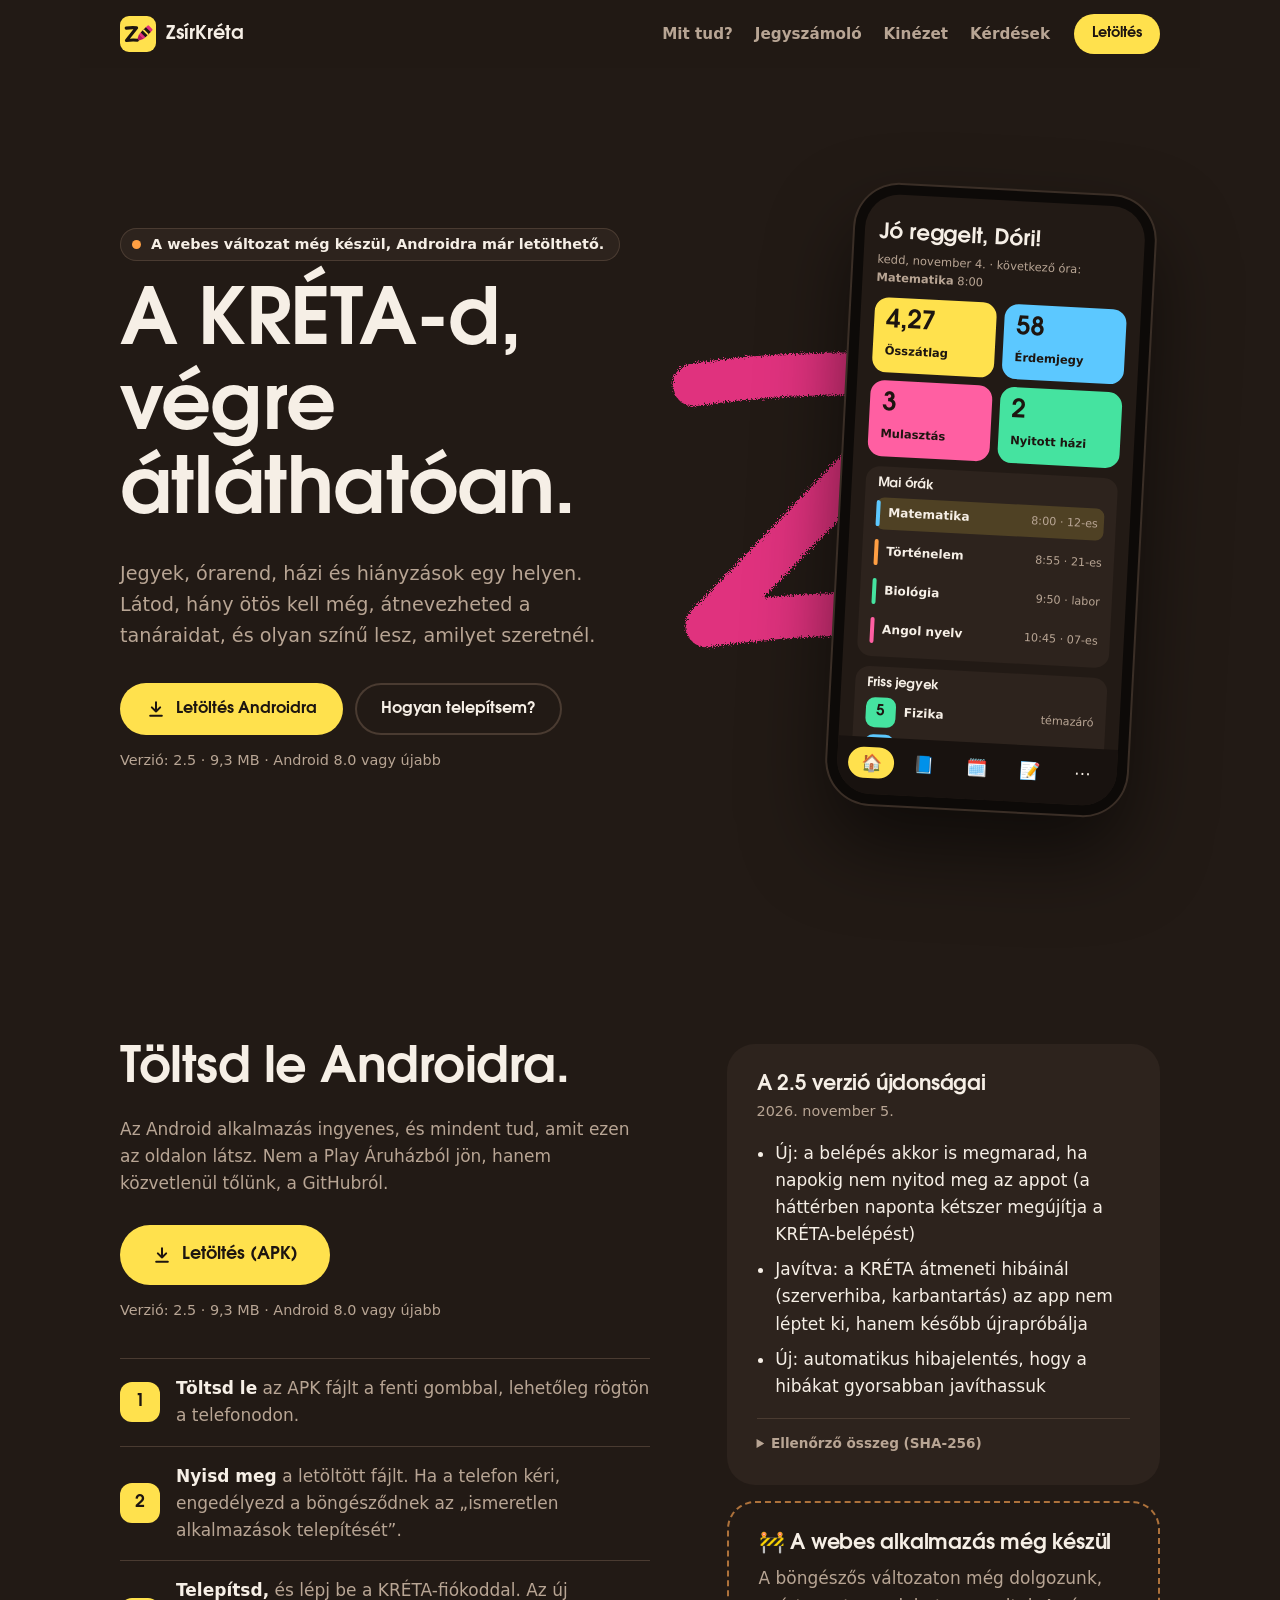
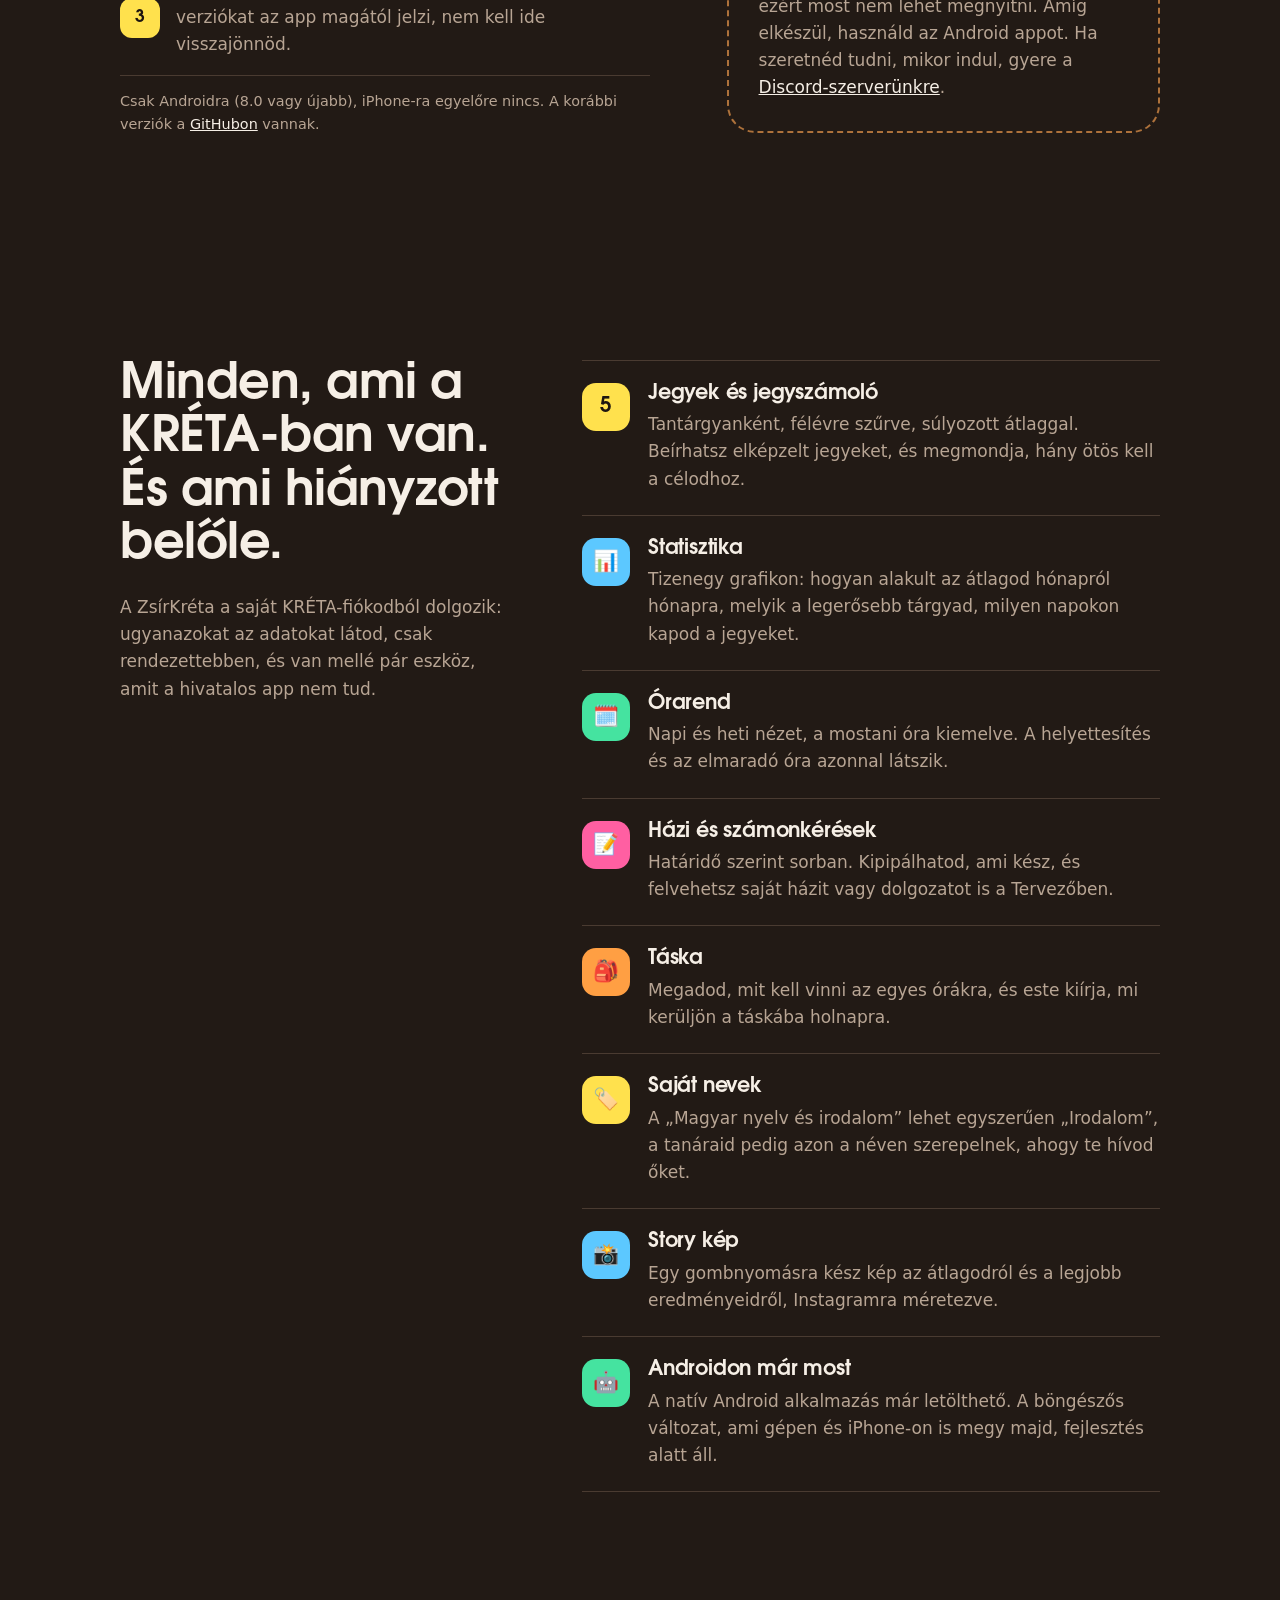
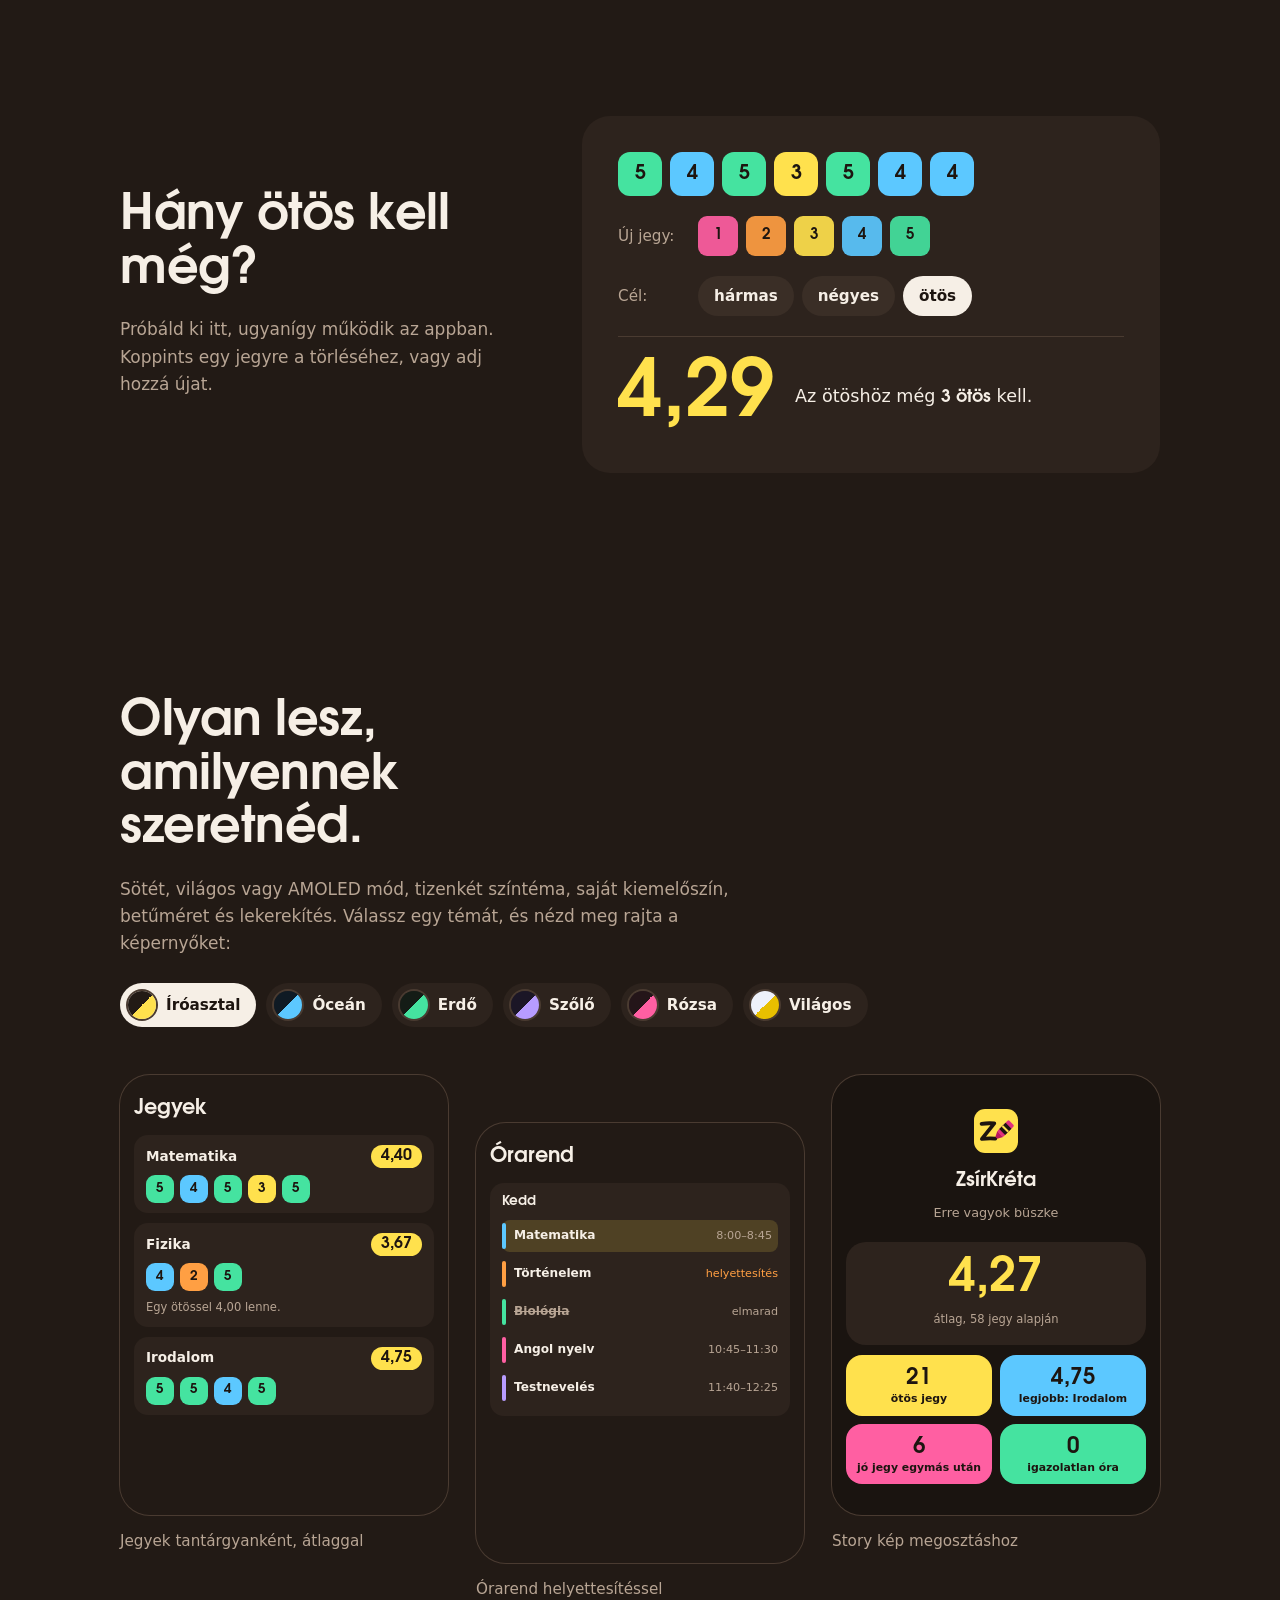
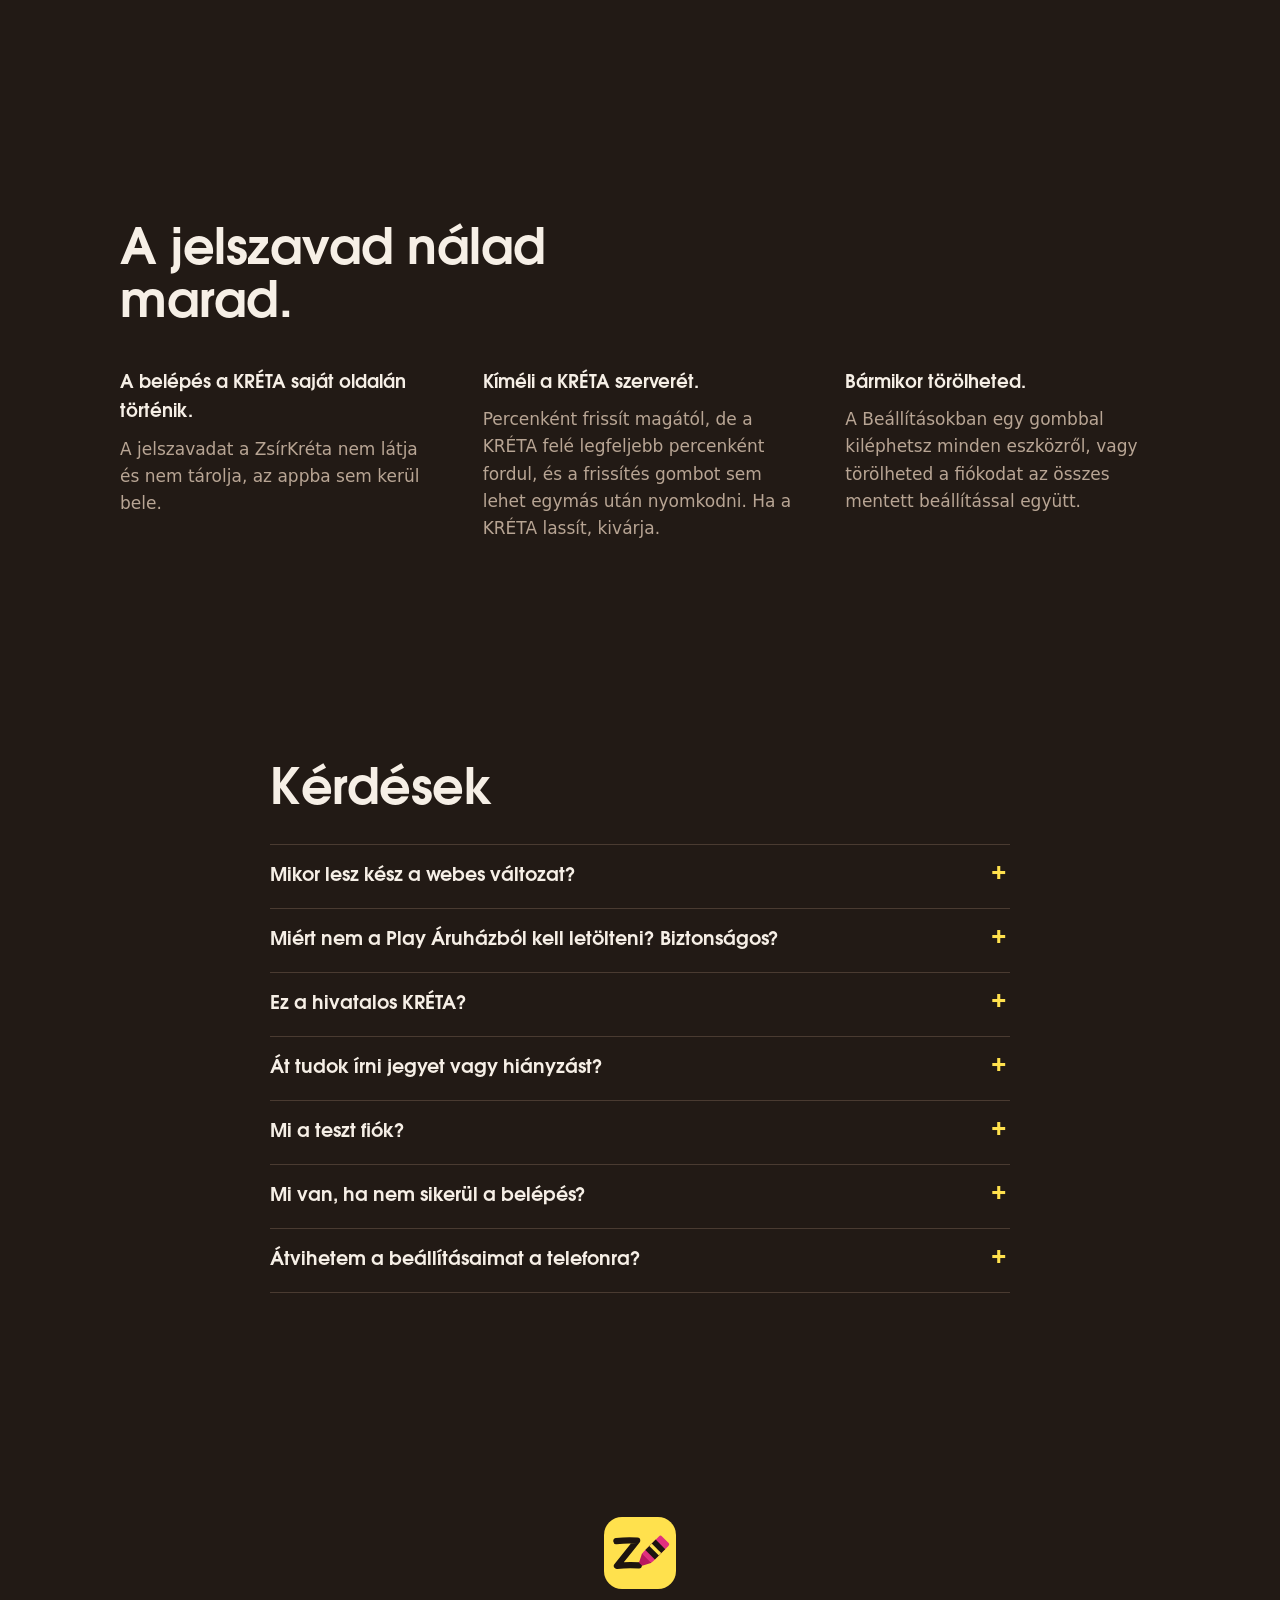
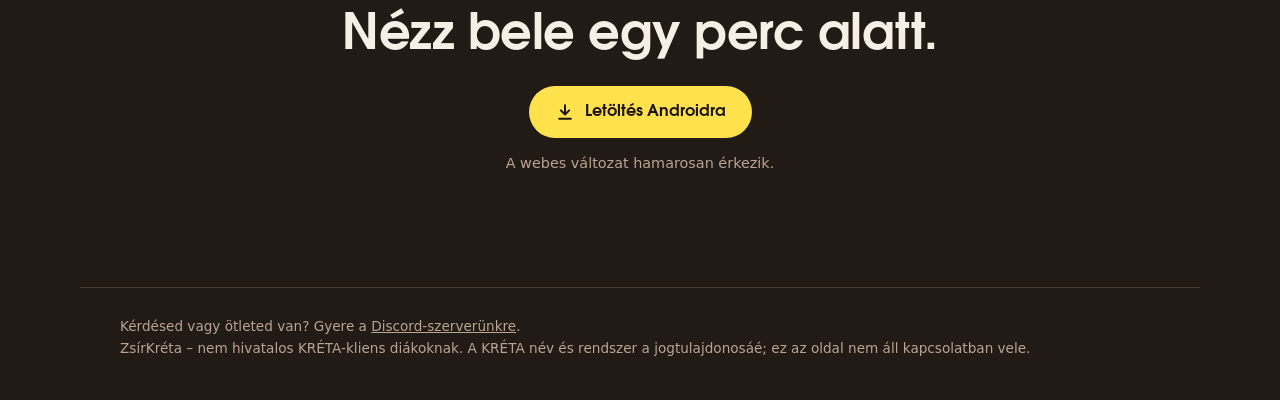
<file: landerpage/index.html>
<!doctype html>
<html lang="hu">
<head>
  <meta charset="utf-8">
  <meta name="viewport" content="width=device-width, initial-scale=1, viewport-fit=cover">
  <meta name="theme-color" content="#221a15">
  <title>ZsírKréta – a KRÉTA-d, átláthatóan</title>
  <meta name="description" content="ZsírKréta: jegyek, órarend, házi és statisztikák egy helyen, a saját neveiddel és színeiddel. Nem hivatalos KRÉTA-kliens diákoknak: töltsd le Androidra, a webes változat fejlesztés alatt áll.">
  <link rel="icon" href="img/logo.svg" type="image/svg+xml">
  <link rel="stylesheet" href="style.css">
</head>
<body>
  <!-- a data-apk linkek a legújabb APK-ra mutatnak: a script.js a GitHubról olvassa ki, melyik az; ha nem sikerül, a 2.5-ös marad -->
  <header class="top">
    <a class="brand" href="#"><img src="img/logo.svg" alt="" width="36" height="36">ZsírKréta</a>
    <nav class="top-nav" aria-label="Oldal">
      <a href="#tud">Mit tud?</a>
      <a href="#szamolo">Jegyszámoló</a>
      <a href="#kinezet">Kinézet</a>
      <a href="#gyik">Kérdések</a>
    </nav>
    <a class="btn small" href="#letoltes">Letöltés</a>
  </header>

  <main>
    <!-- ---------- hős ---------- -->
    <section class="hero">
      <div class="hero-text">
        <p class="status"><span class="status-dot" aria-hidden="true"></span>A webes változat még készül, Androidra már letölthető.</p>
        <h1>A KRÉTA-d, végre átláthatóan.</h1>
        <p class="lead">Jegyek, órarend, házi és hiányzások egy helyen. Látod, hány ötös kell még, átnevezheted a tanáraidat, és olyan színű lesz, amilyet szeretnél.</p>
        <div class="cta">
          <a class="btn" href="https://raw.githubusercontent.com/Kreta-plus/ZsirKretaAndroidApp/main/updates/ZsirKreta-2.5.apk" data-apk><svg viewBox="0 0 24 24" aria-hidden="true"><path d="M12 4v11m0 0-5-5m5 5 5-5M5 20h14" fill="none" stroke="currentColor" stroke-width="2.4" stroke-linecap="round" stroke-linejoin="round"/></svg>Letöltés Androidra</a>
          <a class="btn ghost" href="#letoltes">Hogyan telepítsem?</a>
        </div>
        <p class="fine" data-apk-meta>Verzió: 2.5 · 9,3 MB · Android 8.0 vagy újabb</p>
      </div>

      <div class="hero-stage" aria-hidden="true">
        <svg class="scribble" viewBox="0 0 400 400">
          <defs>
            <filter id="wax" x="-10%" y="-10%" width="120%" height="120%">
              <feTurbulence type="fractalNoise" baseFrequency=".9" numOctaves="2" seed="4"/>
              <feDisplacementMap in="SourceGraphic" scale="7"/>
            </filter>
          </defs>
          <path class="z" d="M58 92c62-10 150-14 236-6L70 318c80-12 172-14 266-6" filter="url(#wax)"/>
        </svg>

        <div class="phone">
          <div class="screen m">
            <div class="m-hello">Jó reggelt, Dóri!</div>
            <div class="m-sub">kedd, november 4. · következő óra: <b>Matematika</b> 8:00</div>
            <div class="m-kpis">
              <div class="m-kpi y"><b>4,27</b><span>Összátlag</span></div>
              <div class="m-kpi s"><b>58</b><span>Érdemjegy</span></div>
              <div class="m-kpi p"><b>3</b><span>Mulasztás</span></div>
              <div class="m-kpi g"><b>2</b><span>Nyitott házi</span></div>
            </div>
            <div class="m-card">
              <h4>Mai órák</h4>
              <div class="m-les now"><i style="--c:#5cc8ff"></i><b>Matematika</b><span>8:00 · 12-es</span></div>
              <div class="m-les"><i style="--c:#ff9f43"></i><b>Történelem</b><span>8:55 · 21-es</span></div>
              <div class="m-les"><i style="--c:#45e3a0"></i><b>Biológia</b><span>9:50 · labor</span></div>
              <div class="m-les"><i style="--c:#ff5fa2"></i><b>Angol nyelv</b><span>10:45 · 07-es</span></div>
            </div>
            <div class="m-card">
              <h4>Friss jegyek</h4>
              <div class="m-gr"><span class="gr g5">5</span><b>Fizika</b><span>témazáró</span></div>
              <div class="m-gr"><span class="gr g4">4</span><b>Irodalom</b><span>felelet</span></div>
            </div>
            <div class="m-tabbar"><span class="on">🏠</span><span>📘</span><span>🗓️</span><span>📝</span><span>⋯</span></div>
          </div>
        </div>
      </div>
    </section>

    <!-- ---------- letöltés ---------- -->
    <section class="dl" id="letoltes">
      <div class="dl-main">
        <h2>Töltsd le Androidra.</h2>
        <p class="dl-lead">Az Android alkalmazás ingyenes, és mindent tud, amit ezen az oldalon látsz. Nem a Play Áruházból jön, hanem közvetlenül tőlünk, a GitHubról.</p>
        <a class="btn big" href="https://raw.githubusercontent.com/Kreta-plus/ZsirKretaAndroidApp/main/updates/ZsirKreta-2.5.apk" data-apk><svg viewBox="0 0 24 24" aria-hidden="true"><path d="M12 4v11m0 0-5-5m5 5 5-5M5 20h14" fill="none" stroke="currentColor" stroke-width="2.4" stroke-linecap="round" stroke-linejoin="round"/></svg>Letöltés (APK)</a>
        <p class="fine" data-apk-meta>Verzió: 2.5 · 9,3 MB · Android 8.0 vagy újabb</p>
        <ol class="dl-steps">
          <li><div><b>Töltsd le</b> az APK fájlt a fenti gombbal, lehetőleg rögtön a telefonodon.</div></li>
          <li><div><b>Nyisd meg</b> a letöltött fájlt. Ha a telefon kéri, engedélyezd a böngésződnek az „ismeretlen alkalmazások telepítését”.</div></li>
          <li><div><b>Telepítsd,</b> és lépj be a KRÉTA-fiókoddal. Az új verziókat az app magától jelzi, nem kell ide visszajönnöd.</div></li>
        </ol>
        <p class="fine">Csak Androidra (8.0 vagy újabb), iPhone-ra egyelőre nincs. A korábbi verziók a <a href="https://github.com/Kreta-plus/ZsirKretaAndroidApp" target="_blank" rel="noopener noreferrer">GitHubon</a> vannak.</p>
      </div>

      <aside class="dl-side">
        <div class="dl-card">
          <h3>A <span data-apk-version>2.5</span> verzió újdonságai</h3>
          <p class="dl-date" data-apk-date>2026. november 5.</p>
          <ul data-apk-notes>
            <li>Új: a belépés akkor is megmarad, ha napokig nem nyitod meg az appot (a háttérben naponta kétszer megújítja a KRÉTA-belépést)</li>
            <li>Javítva: a KRÉTA átmeneti hibáinál (szerverhiba, karbantartás) az app nem léptet ki, hanem később újrapróbálja</li>
            <li>Új: automatikus hibajelentés, hogy a hibákat gyorsabban javíthassuk</li>
          </ul>
          <details>
            <summary>Ellenőrző összeg (SHA-256)</summary>
            <code data-apk-sha>ec86ec476e8f2ff604197da4d4a2bca56e091f5544bf851af2a365bba79f2b20</code>
          </details>
        </div>
        <div class="dl-card wip">
          <h3>🚧 A webes alkalmazás még készül</h3>
          <p>A böngészős változaton még dolgozunk, ezért most nem lehet megnyitni. Amíg elkészül, használd az Android appot. Ha szeretnéd tudni, mikor indul, gyere a <a href="https://discord.gg/ufyyQUxnKG" target="_blank" rel="noopener noreferrer">Discord-szerverünkre</a>.</p>
        </div>
      </aside>
    </section>

    <!-- ---------- funkciók ---------- -->
    <section class="features" id="tud">
      <div class="features-head">
        <h2>Minden, ami a KRÉTA-ban van. És ami hiányzott belőle.</h2>
        <p>A ZsírKréta a saját KRÉTA-fiókodból dolgozik: ugyanazokat az adatokat látod, csak rendezettebben, és van mellé pár eszköz, amit a hivatalos app nem tud.</p>
      </div>
      <ul class="flist">
        <li><span class="dot y">5</span><div><h3>Jegyek és jegyszámoló</h3><p>Tantárgyanként, félévre szűrve, súlyozott átlaggal. Beírhatsz elképzelt jegyeket, és megmondja, hány ötös kell a célodhoz.</p></div></li>
        <li><span class="dot s">📊</span><div><h3>Statisztika</h3><p>Tizenegy grafikon: hogyan alakult az átlagod hónapról hónapra, melyik a legerősebb tárgyad, milyen napokon kapod a jegyeket.</p></div></li>
        <li><span class="dot g">🗓️</span><div><h3>Órarend</h3><p>Napi és heti nézet, a mostani óra kiemelve. A helyettesítés és az elmaradó óra azonnal látszik.</p></div></li>
        <li><span class="dot p">📝</span><div><h3>Házi és számonkérések</h3><p>Határidő szerint sorban. Kipipálhatod, ami kész, és felvehetsz saját házit vagy dolgozatot is a Tervezőben.</p></div></li>
        <li><span class="dot o">🎒</span><div><h3>Táska</h3><p>Megadod, mit kell vinni az egyes órákra, és este kiírja, mi kerüljön a táskába holnapra.</p></div></li>
        <li><span class="dot y">🏷️</span><div><h3>Saját nevek</h3><p>A „Magyar nyelv és irodalom” lehet egyszerűen „Irodalom”, a tanáraid pedig azon a néven szerepelnek, ahogy te hívod őket.</p></div></li>
        <li><span class="dot s">📸</span><div><h3>Story kép</h3><p>Egy gombnyomásra kész kép az átlagodról és a legjobb eredményeidről, Instagramra méretezve.</p></div></li>
        <li><span class="dot g">🤖</span><div><h3>Androidon már most</h3><p>A natív Android alkalmazás már letölthető. A böngészős változat, ami gépen és iPhone-on is megy majd, fejlesztés alatt áll.</p></div></li>
      </ul>
    </section>

    <!-- ---------- jegyszámoló ---------- -->
    <section class="calc" id="szamolo">
      <div class="calc-text">
        <h2>Hány ötös kell még?</h2>
        <p>Próbáld ki itt, ugyanígy működik az appban. Koppints egy jegyre a törléséhez, vagy adj hozzá újat.</p>
      </div>
      <div class="calc-box">
        <div class="calc-grades" id="grades" aria-live="polite"></div>
        <div class="calc-add">
          <span>Új jegy:</span>
          <button type="button" class="gr g1" data-add="1" aria-label="Egyes hozzáadása">1</button>
          <button type="button" class="gr g2" data-add="2" aria-label="Kettes hozzáadása">2</button>
          <button type="button" class="gr g3" data-add="3" aria-label="Hármas hozzáadása">3</button>
          <button type="button" class="gr g4" data-add="4" aria-label="Négyes hozzáadása">4</button>
          <button type="button" class="gr g5" data-add="5" aria-label="Ötös hozzáadása">5</button>
        </div>
        <div class="calc-target" role="group" aria-label="Cél">
          <span>Cél:</span>
          <button type="button" data-target="2.5">hármas</button>
          <button type="button" data-target="3.5">négyes</button>
          <button type="button" data-target="4.5" class="on">ötös</button>
        </div>
        <div class="calc-out">
          <div class="calc-avg" id="avg">–</div>
          <p id="verdict"></p>
        </div>
      </div>
    </section>

    <!-- ---------- kinézet ---------- -->
    <section class="look" id="kinezet">
      <div class="look-head">
        <h2>Olyan lesz, amilyennek szeretnéd.</h2>
        <p>Sötét, világos vagy AMOLED mód, tizenkét színtéma, saját kiemelőszín, betűméret és lekerekítés. Válassz egy témát, és nézd meg rajta a képernyőket:</p>
        <div class="swatches" role="radiogroup" aria-label="Színtéma">
          <button type="button" role="radio" aria-checked="true" data-pal="desk" style="--a:#ffe14d;--b:#221a15">Íróasztal</button>
          <button type="button" role="radio" aria-checked="false" data-pal="ocean" style="--a:#5cc8ff;--b:#0f1a24">Óceán</button>
          <button type="button" role="radio" aria-checked="false" data-pal="forest" style="--a:#45e3a0;--b:#141c16">Erdő</button>
          <button type="button" role="radio" aria-checked="false" data-pal="grape" style="--a:#b79cff;--b:#1b1626">Szőlő</button>
          <button type="button" role="radio" aria-checked="false" data-pal="rose" style="--a:#ff5fa2;--b:#241519">Rózsa</button>
          <button type="button" role="radio" aria-checked="false" data-pal="light" style="--a:#e8bf00;--b:#eef1fa">Világos</button>
        </div>
      </div>

      <div class="shots" id="shots">
        <figure>
          <div class="shot m">
            <div class="m-title">Jegyek</div>
            <div class="m-card">
              <div class="m-subj"><b>Matematika</b><span class="m-avg">4,40</span></div>
              <div class="m-chips"><span class="gr g5">5</span><span class="gr g4">4</span><span class="gr g5">5</span><span class="gr g3">3</span><span class="gr g5">5</span></div>
            </div>
            <div class="m-card">
              <div class="m-subj"><b>Fizika</b><span class="m-avg">3,67</span></div>
              <div class="m-chips"><span class="gr g4">4</span><span class="gr g2">2</span><span class="gr g5">5</span></div>
              <div class="m-hint">Egy ötössel 4,00 lenne.</div>
            </div>
            <div class="m-card">
              <div class="m-subj"><b>Irodalom</b><span class="m-avg">4,75</span></div>
              <div class="m-chips"><span class="gr g5">5</span><span class="gr g5">5</span><span class="gr g4">4</span><span class="gr g5">5</span></div>
            </div>
          </div>
          <figcaption>Jegyek tantárgyanként, átlaggal</figcaption>
        </figure>
        <figure>
          <div class="shot m">
            <div class="m-title">Órarend</div>
            <div class="m-day"><h5>Kedd</h5>
              <div class="m-les now"><i style="--c:#5cc8ff"></i><b>Matematika</b><span>8:00–8:45</span></div>
              <div class="m-les sub"><i style="--c:#ff9f43"></i><b>Történelem</b><span>helyettesítés</span></div>
              <div class="m-les off"><i style="--c:#45e3a0"></i><b>Biológia</b><span>elmarad</span></div>
              <div class="m-les"><i style="--c:#ff5fa2"></i><b>Angol nyelv</b><span>10:45–11:30</span></div>
              <div class="m-les"><i style="--c:#b79cff"></i><b>Testnevelés</b><span>11:40–12:25</span></div>
            </div>
          </div>
          <figcaption>Órarend helyettesítéssel</figcaption>
        </figure>
        <figure>
          <div class="shot story">
            <img src="img/logo.svg" alt="" width="44" height="44">
            <b class="st-name">ZsírKréta</b>
            <span class="st-sub">Erre vagyok büszke</span>
            <div class="st-avg"><b>4,27</b><span>átlag, 58 jegy alapján</span></div>
            <div class="st-tiles">
              <div style="--t:#ffe14d"><b>21</b>ötös jegy</div>
              <div style="--t:#5cc8ff"><b>4,75</b>legjobb: Irodalom</div>
              <div style="--t:#ff5fa2"><b>6</b>jó jegy egymás után</div>
              <div style="--t:#45e3a0"><b>0</b>igazolatlan óra</div>
            </div>
          </div>
          <figcaption>Story kép megosztáshoz</figcaption>
        </figure>
      </div>
    </section>

    <!-- ---------- biztonság ---------- -->
    <section class="safe">
      <h2>A jelszavad nálad marad.</h2>
      <div class="safe-cols">
        <p><b>A belépés a KRÉTA saját oldalán történik.</b> A jelszavadat a ZsírKréta nem látja és nem tárolja, az appba sem kerül bele.</p>
        <p><b>Kíméli a KRÉTA szerverét.</b> Percenként frissít magától, de a KRÉTA felé legfeljebb percenként fordul, és a frissítés gombot sem lehet egymás után nyomkodni. Ha a KRÉTA lassít, kivárja.</p>
        <p><b>Bármikor törölheted.</b> A Beállításokban egy gombbal kiléphetsz minden eszközről, vagy törölheted a fiókodat az összes mentett beállítással együtt.</p>
      </div>
    </section>

    <!-- ---------- GYIK ---------- -->
    <section class="faq" id="gyik">
      <h2>Kérdések</h2>
      <details>
        <summary>Mikor lesz kész a webes változat?</summary>
        <p>Még dolgozunk rajta, ezért most nem lehet megnyitni. Addig az Android app tudja ugyanezt. Amikor elindul, a <a href="https://discord.gg/ufyyQUxnKG" target="_blank" rel="noopener noreferrer">Discord-szerverünkön</a> szólunk.</p>
      </details>
      <details>
        <summary>Miért nem a Play Áruházból kell letölteni? Biztonságos?</summary>
        <p>Az appot közvetlenül a <a href="https://github.com/Kreta-plus/ZsirKretaAndroidApp" target="_blank" rel="noopener noreferrer">GitHubról</a> adjuk ki, ezért a telefon rákérdez, hogy engedélyezed-e a telepítést, és a Play Protect is figyelmeztethet. Ez minden Play Áruházon kívüli appnál így van. Ha biztosra mennél, a letöltött fájl SHA-256 összegét összevetheted a fent látható értékkel. Az új verziókat az app maga tölti le és ellenőrzi.</p>
      </details>
      <details>
        <summary>Ez a hivatalos KRÉTA?</summary>
        <p>Nem. A ZsírKréta egy független alkalmazás, ami a saját KRÉTA-fiókod adatait mutatja meg másképp. Nem áll kapcsolatban az eKRÉTA fejlesztőjével.</p>
      </details>
      <details>
        <summary>Át tudok írni jegyet vagy hiányzást?</summary>
        <p>Nem, és ez így van rendjén. A ZsírKréta csak olvassa az adataidat. A jegyszámolóba beírt jegyek és a „jótanuló mód” csak nálad, a kijelzőn változtatnak, a KRÉTA-ban semmi nem módosul.</p>
      </details>
      <details>
        <summary>Mi a teszt fiók?</summary>
        <p>Véletlenszerű, kitalált adatokkal teli fiók, amivel belépés nélkül körbenézhetsz az appban. Semmi köze egy valódi diákhoz.</p>
      </details>
      <details>
        <summary>Mi van, ha nem sikerül a belépés?</summary>
        <p>Az appban a belépésnek több módja van: űrlappal, a KRÉTA oldalán, vagy a cím beillesztésével. Ha egyik sem megy, a hibaüzenet „Részletek” része megmutatja, melyik lépésnél akadt el.</p>
      </details>
      <details>
        <summary>Átvihetem a beállításaimat a telefonra?</summary>
        <p>Igen. A Beállításokban kimentheted őket egy fájlba, és a webes vagy az Android változatban visszatöltheted.</p>
      </details>
    </section>

    <section class="last">
      <img src="img/logo.svg" alt="" width="72" height="72">
      <h2>Nézz bele egy perc alatt.</h2>
      <a class="btn" href="https://raw.githubusercontent.com/Kreta-plus/ZsirKretaAndroidApp/main/updates/ZsirKreta-2.5.apk" data-apk><svg viewBox="0 0 24 24" aria-hidden="true"><path d="M12 4v11m0 0-5-5m5 5 5-5M5 20h14" fill="none" stroke="currentColor" stroke-width="2.4" stroke-linecap="round" stroke-linejoin="round"/></svg>Letöltés Androidra</a>
      <p class="fine">A webes változat hamarosan érkezik.</p>
    </section>
  </main>

  <footer class="foot">
    <p>Kérdésed vagy ötleted van? Gyere a <a href="https://discord.gg/ufyyQUxnKG" target="_blank" rel="noopener noreferrer">Discord-szerverünkre</a>.</p>
    <p>ZsírKréta – nem hivatalos KRÉTA-kliens diákoknak. A KRÉTA név és rendszer a jogtulajdonosáé; ez az oldal nem áll kapcsolatban vele.</p>
  </footer>

  <script src="script.js"></script>
</body>
</html>
</file>
<file: landerpage/style.css>
/* ZsírKréta bemutató oldal – ugyanaz az „íróasztal” világ, mint az appban:
   sötét dió alap, szövegkiemelő színek, rajtuk mindig sötét a szöveg. */

@font-face { font-family: "URW Gothic"; src: url("fonts/URWGothic-Book.otf") format("opentype"); font-weight: 400; font-display: swap; }
@font-face { font-family: "URW Gothic"; src: url("fonts/URWGothic-Demi.otf") format("opentype"); font-weight: 600 800; font-display: swap; }

:root {
  --desk: #221a15;
  --desk-deep: #1a1410;
  --wood: #2d231d;
  --wood-2: #3a2e26;
  --line: #4a3b31;
  --paper: #f6efe6;
  --dust: #b8a594;
  --ink: #1d1510;
  --yellow: #ffe14d;
  --pink: #ff5fa2;
  --crayon: #e0307e;
  --mint: #45e3a0;
  --sky: #5cc8ff;
  --orange: #ff9f43;
  --display: "URW Gothic", "Century Gothic", "Avant Garde", system-ui, sans-serif;
  --body: system-ui, -apple-system, "Segoe UI", Roboto, "Noto Sans", Ubuntu, sans-serif;
  --wrap: 1120px;
  --gutter: clamp(16px, 4vw, 40px);
}

* { box-sizing: border-box; }
html { scroll-behavior: smooth; }
body {
  margin: 0; background: var(--desk); color: var(--paper);
  font: 400 1.0625rem/1.6 var(--body); -webkit-font-smoothing: antialiased; overflow-x: hidden;
}
h1, h2, h3, h4, h5 { font-family: var(--display); font-weight: 700; line-height: 1.08; margin: 0; letter-spacing: -.01em; }
p { margin: 0; }
a { color: inherit; }
img { display: block; }
:focus-visible { outline: 3px solid var(--yellow); outline-offset: 3px; border-radius: 6px; }

main > section { max-width: var(--wrap); margin: 0 auto; padding: clamp(56px, 9vw, 112px) var(--gutter); }
main > section[id] { scroll-margin-top: 24px; } /* a ragadós fejléc ne takarja ki a címet */
h2 { font-size: clamp(2rem, 4.4vw, 3.1rem); max-width: 18ch; }

/* ---------- gombok ---------- */
.btn {
  display: inline-flex; align-items: center; justify-content: center; min-height: 52px; padding: 0 26px;
  border-radius: 999px; background: var(--yellow); color: var(--ink); text-decoration: none;
  font: 700 1rem var(--display); transition: transform .15s ease;
}
.btn:hover { transform: translateY(-2px); }
.btn.ghost { background: transparent; color: var(--paper); box-shadow: inset 0 0 0 2px var(--line); }
.btn.ghost:hover { box-shadow: inset 0 0 0 2px var(--yellow); }
.btn.small { min-height: 40px; padding: 0 18px; font-size: .9rem; }
.btn.big { min-height: 60px; padding: 0 32px; font-size: 1.1rem; }
.btn svg { width: 20px; height: 20px; margin-right: 10px; flex: none; }

/* ---------- fejléc ---------- */
.top {
  position: sticky; top: 0; z-index: 20; display: flex; align-items: center; gap: 24px;
  max-width: var(--wrap); margin: 0 auto; padding: 14px var(--gutter);
  background: color-mix(in srgb, var(--desk) 88%, transparent); backdrop-filter: blur(10px);
}
.brand { display: flex; align-items: center; gap: 10px; text-decoration: none; font: 700 1.2rem var(--display); }
.top-nav { display: flex; gap: 22px; margin-left: auto; }
.top-nav a { text-decoration: none; color: var(--dust); font-size: .95rem; font-weight: 600; }
.top-nav a:hover { color: var(--paper); }

/* ---------- hős ---------- */
.hero { display: grid; grid-template-columns: 1.05fr .95fr; align-items: center; gap: clamp(24px, 5vw, 64px); }
.hero h1 { font-size: clamp(2.6rem, 6.4vw, 4.9rem); max-width: 11ch; }
.lead { margin-top: 22px; max-width: 34em; font-size: 1.2rem; color: var(--dust); }
.cta { display: flex; flex-wrap: wrap; gap: 12px; margin-top: 32px; }
.fine { margin-top: 14px; font-size: .9rem; color: var(--dust); }
.fine a { color: var(--paper); }

/* fejlesztési állapot: a webes változat még készül */
.status {
  display: inline-flex; align-items: center; gap: 10px; margin-bottom: 22px; padding: 7px 16px 7px 12px; border-radius: 999px;
  background: var(--wood); box-shadow: inset 0 0 0 1px var(--line); font-size: .9rem; font-weight: 600; line-height: 1.35;
}
.status-dot { flex: none; width: 9px; height: 9px; border-radius: 50%; background: var(--orange); animation: pulse 2s ease-in-out infinite; }
@keyframes pulse { 50% { box-shadow: 0 0 0 5px color-mix(in srgb, var(--orange) 25%, transparent); } }

.hero-stage { position: relative; display: grid; place-items: center end; min-height: 640px; }
.scribble { position: absolute; top: 0; left: -14%; width: 92%; height: 100%; overflow: visible; }
.phone { margin-right: 4%; }
.scribble .z {
  fill: none; stroke: var(--crayon); stroke-width: 40; stroke-linecap: round; stroke-linejoin: round;
  stroke-dasharray: 1200; stroke-dashoffset: 1200; animation: draw 1.4s .25s cubic-bezier(.6, .05, .3, 1) forwards;
}
@keyframes draw { to { stroke-dashoffset: 0; } }

/* ---------- telefon makett (a valódi app felületét utánozza) ---------- */
.m {
  --m-bg: #221a15; --m-surface: #2d231d; --m-surface2: #3a2e26; --m-text: #f6efe6; --m-muted: #b8a594; --m-accent: #ffe14d;
  background: var(--m-bg); color: var(--m-text); font-family: var(--body); transition: background .25s, color .25s;
}
.phone {
  position: relative; width: 300px; padding: 10px; border-radius: 44px; background: #0d0a08;
  box-shadow: 0 0 0 2px #3a2e26, 0 40px 80px rgba(0, 0, 0, .55); transform: rotate(3deg);
}
.screen { height: 600px; border-radius: 34px; padding: 26px 14px 0; overflow: hidden; display: flex; flex-direction: column; gap: 10px; position: relative; }
.m-hello { font: 700 1.35rem var(--display); }
.m-sub { font-size: .72rem; color: var(--m-muted); margin-top: -6px; }
.m-kpis { display: grid; grid-template-columns: 1fr 1fr; gap: 8px; }
.m-kpi { border-radius: 14px; padding: 10px 12px; color: var(--ink); }
.m-kpi b { display: block; font: 700 1.6rem/1.1 var(--display); }
.m-kpi span { font-size: .72rem; font-weight: 600; }
.m-kpi.y { background: var(--m-accent); } .m-kpi.s { background: var(--sky); } .m-kpi.p { background: var(--pink); } .m-kpi.g { background: var(--mint); }
.m-card { background: var(--m-surface); border-radius: 14px; padding: 10px 12px; display: grid; gap: 7px; transition: background .25s; }
.m-card h4 { font-size: .82rem; }
.m-les { display: grid; grid-template-columns: 4px 1fr auto; gap: 8px; align-items: center; font-size: .76rem; padding: 3px 0; }
.m-les i { height: 26px; border-radius: 4px; background: var(--c); }
.m-les span { color: var(--m-muted); font-size: .7rem; }
.m-les.now { background: color-mix(in srgb, var(--m-accent) 16%, transparent); border-radius: 8px; padding: 3px 6px 3px 0; }
.m-les.off b { text-decoration: line-through; color: var(--m-muted); }
.m-les.sub span { color: var(--orange); }
.m-gr { display: grid; grid-template-columns: auto 1fr auto; gap: 8px; align-items: center; font-size: .76rem; }
.m-gr span:last-child { color: var(--m-muted); font-size: .7rem; }
.m-tabbar {
  position: absolute; left: 0; right: 0; bottom: 0; display: flex; justify-content: space-around; padding: 10px 8px 16px;
  background: color-mix(in srgb, var(--m-bg) 70%, black); font-size: 1.05rem;
}
.m-tabbar span { width: 46px; text-align: center; border-radius: 999px; padding: 2px 0; }
.m-tabbar .on { background: var(--m-accent); }

/* jegy-pötty, mint az appban */
.gr {
  display: inline-grid; place-items: center; width: 30px; height: 30px; border-radius: 9px; border: 0;
  font: 700 .95rem var(--display); color: var(--ink);
}
.g5 { background: var(--mint); } .g4 { background: var(--sky); } .g3 { background: var(--yellow); } .g2 { background: var(--orange); } .g1 { background: var(--pink); }

/* ---------- letöltés ---------- */
.dl { display: grid; grid-template-columns: 1.1fr .9fr; gap: clamp(32px, 6vw, 88px); align-items: start; }
.dl-lead { margin-top: 18px; color: var(--dust); max-width: 32em; }
.dl-main .btn { margin-top: 28px; }
.dl-steps { list-style: none; counter-reset: step; margin: 36px 0 0; padding: 0; }
.dl-steps li { counter-increment: step; display: grid; grid-template-columns: 40px 1fr; gap: 16px; align-items: center; padding: 16px 0; border-top: 1px solid var(--line); color: var(--dust); }
.dl-steps li:last-child { border-bottom: 1px solid var(--line); }
.dl-steps li::before { content: counter(step); display: grid; place-items: center; width: 40px; height: 40px; border-radius: 12px; background: var(--yellow); color: var(--ink); font: 700 1.1rem var(--display); }
.dl-steps b { color: var(--paper); }
.dl-side { display: grid; gap: 16px; }
.dl-card { background: var(--wood); border-radius: 28px; padding: clamp(20px, 3vw, 30px); }
.dl-card h3 { font-size: 1.3rem; }
.dl-card p { color: var(--dust); }
.dl-card p a { color: var(--paper); }
.dl-date { margin-top: 4px; font-size: .9rem; }
.dl-card ul { margin: 16px 0 0; padding-left: 1.1em; display: grid; gap: 8px; }
.dl-card details { margin-top: 18px; padding-top: 14px; border-top: 1px solid var(--line); font-size: .85rem; color: var(--dust); }
.dl-card summary { cursor: pointer; font-weight: 600; }
.dl-card code { display: block; margin-top: 8px; font-size: .78rem; overflow-wrap: anywhere; color: var(--paper); }
.dl-card.wip { background: transparent; border: 2px dashed color-mix(in srgb, var(--orange) 55%, var(--line)); }
.dl-card.wip h3 { margin-bottom: 10px; }

/* ---------- funkciók ---------- */
.features { display: grid; grid-template-columns: .8fr 1.2fr; gap: clamp(32px, 6vw, 88px); align-items: start; }
.features-head { position: sticky; top: 96px; }
.features-head p { margin-top: 20px; color: var(--dust); max-width: 30em; }
.flist { list-style: none; margin: 0; padding: 0; }
.flist li { display: grid; grid-template-columns: 48px 1fr; gap: 18px; padding: 22px 0; border-top: 1px solid var(--line); }
.flist li:last-child { border-bottom: 1px solid var(--line); }
.flist h3 { font-size: 1.3rem; }
.flist p { margin-top: 6px; color: var(--dust); max-width: 36em; }
.dot { display: grid; place-items: center; width: 48px; height: 48px; border-radius: 14px; font: 700 1.3rem var(--display); color: var(--ink); }
.dot.y { background: var(--yellow); } .dot.s { background: var(--sky); } .dot.g { background: var(--mint); } .dot.p { background: var(--pink); } .dot.o { background: var(--orange); }

/* ---------- jegyszámoló ---------- */
.calc { display: grid; grid-template-columns: .8fr 1.2fr; gap: clamp(32px, 6vw, 88px); align-items: center; }
.calc-text p { margin-top: 18px; color: var(--dust); max-width: 28em; }
.calc-box { background: var(--wood); border-radius: 28px; padding: clamp(20px, 3.5vw, 36px); display: grid; gap: 20px; }
.calc-grades { display: flex; flex-wrap: wrap; gap: 8px; min-height: 44px; }
.calc-grades .gr { width: 44px; height: 44px; border-radius: 12px; font-size: 1.25rem; cursor: pointer; transition: transform .12s; }
.calc-grades .gr:hover { transform: scale(.92); }
.calc-add, .calc-target { display: flex; flex-wrap: wrap; align-items: center; gap: 8px; }
.calc-add > span, .calc-target > span { width: 72px; color: var(--dust); font-size: .95rem; }
.calc-add .gr { width: 40px; height: 40px; cursor: pointer; opacity: .92; }
.calc-add .gr:hover { opacity: 1; transform: translateY(-2px); }
.calc-target button {
  min-height: 40px; padding: 0 16px; border-radius: 999px; border: 0; cursor: pointer;
  background: var(--wood-2); color: var(--paper); font: 600 .95rem var(--body);
}
.calc-target button.on { background: var(--paper); color: var(--ink); }
.calc-out { display: grid; grid-template-columns: auto 1fr; gap: 20px; align-items: center; padding-top: 20px; border-top: 1px solid var(--line); }
.calc-avg { font: 700 clamp(3.4rem, 8vw, 5rem)/1 var(--display); color: var(--yellow); min-width: 3.2ch; }
.calc-out p { font-size: 1.1rem; }
.calc-out p b { font-family: var(--display); }

/* ---------- kinézet ---------- */
.look-head p { margin-top: 18px; color: var(--dust); max-width: 38em; }
.swatches { display: flex; flex-wrap: wrap; gap: 10px; margin-top: 26px; }
.swatches button {
  display: inline-flex; align-items: center; gap: 10px; min-height: 44px; padding: 0 16px 0 8px; border-radius: 999px;
  border: 0; background: var(--wood); color: var(--paper); font: 600 .95rem var(--body); cursor: pointer;
}
.swatches button::before {
  content: ""; width: 28px; height: 28px; border-radius: 50%;
  background: linear-gradient(135deg, var(--b) 50%, var(--a) 50%); box-shadow: 0 0 0 2px var(--line);
}
.swatches button[aria-checked="true"] { background: var(--paper); color: var(--ink); }

.shots { display: grid; grid-template-columns: repeat(3, 1fr); gap: clamp(16px, 2.5vw, 28px); margin-top: 48px; align-items: start; }
.shots figure { margin: 0; }
.shots figure:nth-child(2) { margin-top: 48px; }
.shot { border-radius: 30px; padding: 22px 14px; min-height: 440px; display: flex; flex-direction: column; gap: 10px; box-shadow: 0 0 0 1px var(--line); }
.shots figcaption { margin-top: 14px; color: var(--dust); font-size: .95rem; }
.m-title { font: 700 1.3rem var(--display); margin-bottom: 4px; }
.m-subj { display: flex; justify-content: space-between; align-items: center; font-size: .85rem; }
.m-avg { font: 700 1rem var(--display); background: var(--m-accent); color: var(--ink); padding: 2px 10px; border-radius: 999px; }
.m-chips { display: flex; gap: 6px; }
.m-chips .gr { width: 28px; height: 28px; font-size: .85rem; }
.m-hint { font-size: .72rem; color: var(--m-muted); }
.m-day { background: var(--m-surface); border-radius: 14px; padding: 12px; display: grid; gap: 6px; transition: background .25s; }
.m-day h5 { font-size: .85rem; margin-bottom: 4px; }
/* témák a makettekhez: csak a háttér és a felületek cserélődnek, ugyanúgy, mint az appban */
.shots[data-pal="ocean"] .m { --m-bg: #0f1a24; --m-surface: #16242f; --m-surface2: #1f3140; --m-text: #e8f2f8; --m-muted: #94acbd; --m-accent: #5cc8ff; }
.shots[data-pal="forest"] .m { --m-bg: #141c16; --m-surface: #1c2720; --m-surface2: #26342b; --m-text: #eef4ec; --m-muted: #a3b5a6; --m-accent: #45e3a0; }
.shots[data-pal="grape"] .m { --m-bg: #1b1626; --m-surface: #241e33; --m-surface2: #302841; --m-text: #f1edf8; --m-muted: #ab9fc4; --m-accent: #b79cff; }
.shots[data-pal="rose"] .m { --m-bg: #241519; --m-surface: #301d22; --m-surface2: #3d262d; --m-text: #faeef0; --m-muted: #c09ea6; --m-accent: #ff5fa2; }
.shots[data-pal="light"] .m { --m-bg: #eef1fa; --m-surface: #ffffff; --m-surface2: #f1f3fb; --m-text: #121a33; --m-muted: #59658c; --m-accent: #e8bf00; }

/* story kép makett: mindig az alap sötét */
.shot.story { background: var(--desk-deep); align-items: center; text-align: center; padding-top: 34px; }
.st-name { font: 700 1.25rem var(--display); margin-top: 6px; }
.st-sub { font-size: .8rem; color: var(--dust); }
.st-avg { width: 100%; margin-top: 8px; padding: 14px; border-radius: 20px; background: var(--wood); }
.st-avg b { display: block; font: 700 3rem/1 var(--display); color: var(--yellow); }
.st-avg span { font-size: .72rem; color: var(--dust); }
.st-tiles { width: 100%; display: grid; grid-template-columns: 1fr 1fr; gap: 8px; }
.st-tiles div { background: var(--t); color: var(--ink); border-radius: 16px; padding: 10px 6px; font-size: .68rem; font-weight: 600; line-height: 1.25; }
.st-tiles b { display: block; font: 700 1.4rem var(--display); }

/* ---------- biztonság ---------- */
.safe h2 { max-width: 16ch; }
.safe-cols { display: grid; grid-template-columns: repeat(3, 1fr); gap: clamp(24px, 4vw, 48px); margin-top: 36px; }
.safe-cols p { color: var(--dust); }
.safe-cols b { display: block; color: var(--paper); font-family: var(--display); font-size: 1.15rem; margin-bottom: 8px; }

/* ---------- GYIK ---------- */
.faq { max-width: 820px !important; }
.faq h2 { margin-bottom: 24px; }
.faq details { border-top: 1px solid var(--line); }
.faq details:last-of-type { border-bottom: 1px solid var(--line); }
.faq summary {
  list-style: none; cursor: pointer; padding: 20px 40px 20px 0; position: relative;
  font: 700 1.2rem var(--display);
}
.faq summary::-webkit-details-marker { display: none; }
.faq summary::after { content: "+"; position: absolute; right: 4px; top: 16px; font-size: 1.6rem; color: var(--yellow); transition: transform .2s; }
.faq details[open] summary::after { transform: rotate(45deg); }
.faq details p { padding: 0 0 22px; color: var(--dust); max-width: 40em; }

/* ---------- zárás ---------- */
.last { text-align: center; display: grid; justify-items: center; gap: 22px; }
.last h2 { max-width: none; }
.last .fine { margin-top: -8px; }
.faq details p a { color: var(--paper); }
.foot { max-width: var(--wrap); margin: 0 auto; padding: 28px var(--gutter) 40px; border-top: 1px solid var(--line); color: var(--dust); font-size: .85rem; }

/* ---------- reszponzív ---------- */
@media (max-width: 900px) {
  .top-nav { display: none; }
  .top .btn { margin-left: auto; }
  .hero, .features, .calc, .dl { grid-template-columns: 1fr; }
  .hero-stage { min-height: 600px; place-items: center; }
  .scribble { left: -6%; width: 112%; }
  .phone { margin-right: 0; }
  .features-head { position: static; }
  .shots { grid-template-columns: 1fr; max-width: 360px; }
  .shots figure:nth-child(2) { margin-top: 0; }
  .safe-cols { grid-template-columns: 1fr; }
}
@media (max-width: 420px) {
  .phone { width: 272px; }
  .screen { height: 560px; }
  .cta .btn, .dl-main .btn { width: 100%; }
  .calc-out { grid-template-columns: 1fr; gap: 8px; }
  .calc-add > span, .calc-target > span { width: 100%; }
}
@media (prefers-reduced-motion: reduce) {
  html { scroll-behavior: auto; }
  .scribble .z { animation: none; stroke-dashoffset: 0; }
  .status-dot { animation: none; }
  .btn, .m, .m-card, .m-day { transition: none; }
}
</file>
